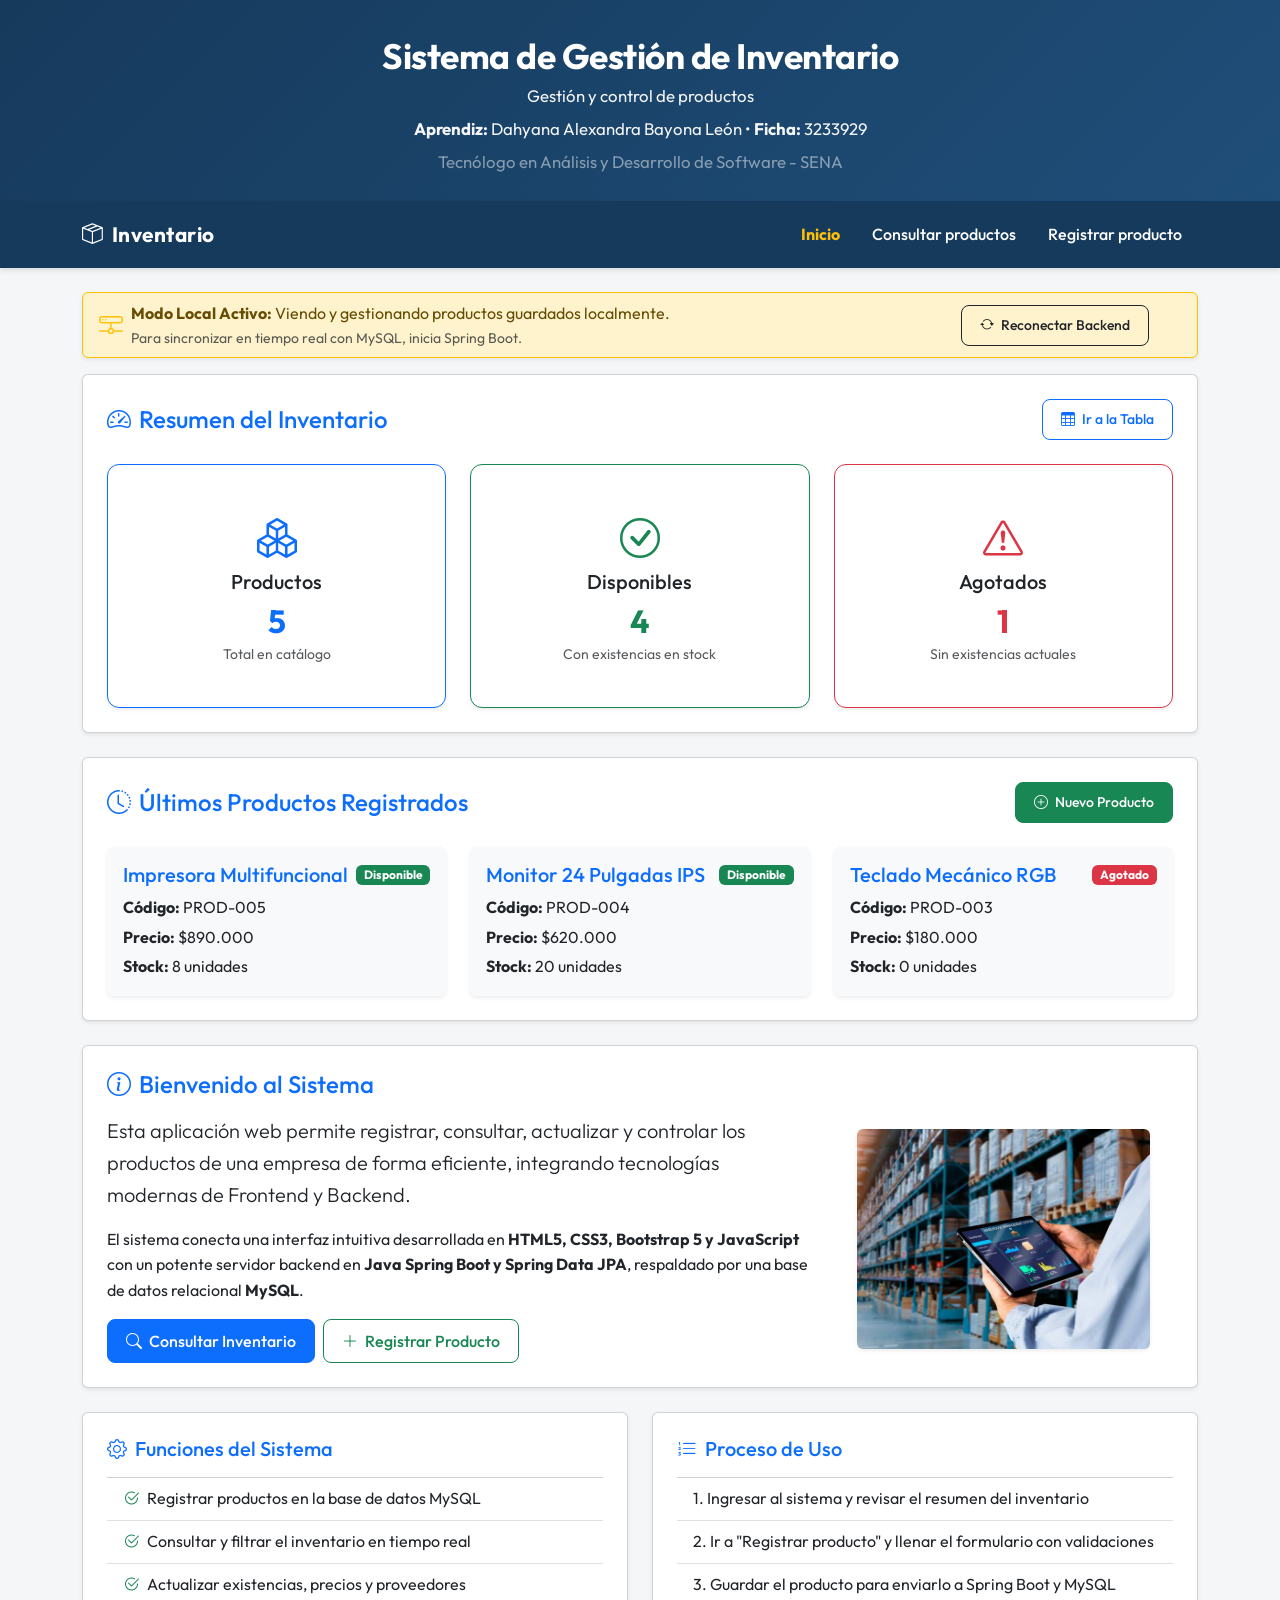
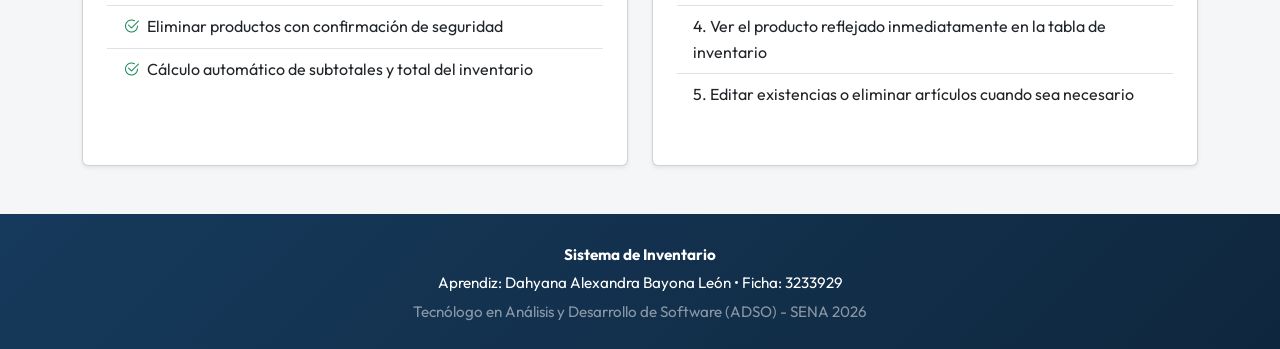
<file: sistema-inventario/src/main/resources/static/index.html>
<!DOCTYPE html>
<html lang="es">

<head>
    <meta charset="UTF-8">
    <meta name="viewport" content="width=device-width, initial-scale=1.0">
    <title>Sistema de Inventario - Inicio</title>

    <!-- Bootstrap 5 CSS -->
    <link href="https://cdn.jsdelivr.net/npm/bootstrap@5.3.8/dist/css/bootstrap.min.css" rel="stylesheet">
    <!-- Iconos Bootstrap -->
    <link rel="stylesheet" href="https://cdn.jsdelivr.net/npm/bootstrap-icons@1.11.3/font/bootstrap-icons.min.css">
    <!-- CSS propio -->
    <link rel="stylesheet" href="css/estilos.css">
</head>

<body>

<!-- ENCABEZADO -->
<header>
    <h1 id="titulo">Sistema de Gestión de Inventario</h1>
    <p class="mb-1">Gestión y control de productos</p>
    <p class="mb-1"><strong>Aprendiz:</strong> Dahyana Alexandra Bayona León &bull; <strong>Ficha:</strong> 3233929</p>
    <p class="mb-0 text-white-50">Tecnólogo en Análisis y Desarrollo de Software - SENA</p>
</header>

<!-- NAVBAR BOOTSTRAP RESPONSIVE -->
<nav class="navbar navbar-expand-lg bg-dark navbar-dark">
    <div class="container">
        <a class="navbar-brand fw-bold" href="index.html">
            <i class="bi bi-box-seam me-2"></i>Inventario
        </a>
        <button class="navbar-toggler" type="button" data-bs-toggle="collapse" data-bs-target="#navbarContenido" aria-controls="navbarContenido" aria-expanded="false" aria-label="Toggle navigation">
            <span class="navbar-toggler-icon"></span>
        </button>
        <div class="collapse navbar-collapse" id="navbarContenido">
            <ul class="navbar-nav ms-auto mb-2 mb-lg-0">
                <li class="nav-item">
                    <a class="nav-link active text-warning fw-bold" href="index.html">Inicio</a>
                </li>
                <li class="nav-item">
                    <a class="nav-link text-white" href="productos.html">Consultar productos</a>
                </li>
                <li class="nav-item">
                    <a class="nav-link text-white" href="registrar.html">Registrar producto</a>
                </li>
            </ul>
        </div>
    </div>
</nav>

<!-- CONTENIDO PRINCIPAL -->
<main class="container my-4">

    <!-- CONTENEDOR DE ALERTAS -->
    <div id="mensaje" class="mb-3"></div>

    <!-- RESUMEN DEL INVENTARIO (CLASES 4, 5 Y 6) -->
    <section class="card shadow-sm p-4 mb-4">
        <div class="d-flex justify-content-between align-items-center mb-4">
            <h2 class="h4 text-primary mb-0">
                <i class="bi bi-speedometer2 me-2"></i>Resumen del Inventario
            </h2>
            <a href="productos.html" class="btn btn-outline-primary btn-sm">
                <i class="bi bi-table me-1"></i> Ir a la Tabla
            </a>
        </div>

        <div class="row g-4">
            <!-- PRODUCTOS -->
            <div class="col-12 col-md-6 col-lg-4">
                <div class="card h-100 border-primary shadow-sm tarjeta">
                    <div class="card-body text-center">
                        <i class="bi bi-boxes fs-1 text-primary mb-2"></i>
                        <h3 class="card-title h5">Productos</h3>
                        <p class="display-5 fw-bold text-primary mb-0" id="cardTotalProductos">25</p>
                        <small class="text-muted">Total en catálogo</small>
                    </div>
                </div>
            </div>

            <!-- DISPONIBLES -->
            <div class="col-12 col-md-6 col-lg-4">
                <div class="card h-100 border-success shadow-sm tarjeta">
                    <div class="card-body text-center">
                        <i class="bi bi-check-circle fs-1 text-success mb-2"></i>
                        <h3 class="card-title h5">Disponibles</h3>
                        <p class="display-5 fw-bold text-success mb-0" id="cardDisponibles">20</p>
                        <small class="text-muted">Con existencias en stock</small>
                    </div>
                </div>
            </div>

            <!-- AGOTADOS -->
            <div class="col-12 col-md-6 col-lg-4">
                <div class="card h-100 border-danger shadow-sm tarjeta">
                    <div class="card-body text-center">
                        <i class="bi bi-exclamation-triangle fs-1 text-danger mb-2"></i>
                        <h3 class="card-title h5">Agotados</h3>
                        <p class="display-5 fw-bold text-danger mb-0" id="cardAgotados">5</p>
                        <small class="text-muted">Sin existencias actuales</small>
                    </div>
                </div>
            </div>
        </div>
    </section>

    <!-- ÚLTIMOS PRODUCTOS REGISTRADOS (RETO INTEGRADOR CLASE 5 Y 6) -->
    <section class="card shadow-sm p-4 mb-4">
        <div class="d-flex justify-content-between align-items-center mb-4">
            <h2 class="h4 text-primary mb-0">
                <i class="bi bi-clock-history me-2"></i>Últimos Productos Registrados
            </h2>
            <a href="registrar.html" class="btn btn-success btn-sm">
                <i class="bi bi-plus-circle me-1"></i> Nuevo Producto
            </a>
        </div>

        <div class="row g-4" id="ultimosProductosContainer">
            <!-- TARJETA 1: TECLADO -->
            <div class="col-12 col-md-6 col-lg-4">
                <div class="card h-100 shadow-sm border-0 bg-light">
                    <div class="card-body">
                        <div class="d-flex justify-content-between align-items-center mb-2">
                            <h3 class="card-title h5 text-primary mb-0">TECLADO</h3>
                            <span class="badge bg-success">Disponible</span>
                        </div>
                        <p class="mb-1"><strong>Código:</strong> P001</p>
                        <p class="mb-1"><strong>Precio:</strong> $120.000</p>
                        <p class="mb-0"><strong>Stock:</strong> 10 unidades</p>
                    </div>
                </div>
            </div>

            <!-- TARJETA 2: MOUSE -->
            <div class="col-12 col-md-6 col-lg-4">
                <div class="card h-100 shadow-sm border-0 bg-light">
                    <div class="card-body">
                        <div class="d-flex justify-content-between align-items-center mb-2">
                            <h3 class="card-title h5 text-primary mb-0">MOUSE</h3>
                            <span class="badge bg-success">Disponible</span>
                        </div>
                        <p class="mb-1"><strong>Código:</strong> P002</p>
                        <p class="mb-1"><strong>Precio:</strong> $85.000</p>
                        <p class="mb-0"><strong>Stock:</strong> 5 unidades</p>
                    </div>
                </div>
            </div>

            <!-- TARJETA 3: MONITOR -->
            <div class="col-12 col-md-6 col-lg-4">
                <div class="card h-100 shadow-sm border-0 bg-light">
                    <div class="card-body">
                        <div class="d-flex justify-content-between align-items-center mb-2">
                            <h3 class="card-title h5 text-primary mb-0">MONITOR</h3>
                            <span class="badge bg-success">Disponible</span>
                        </div>
                        <p class="mb-1"><strong>Código:</strong> P003</p>
                        <p class="mb-1"><strong>Precio:</strong> $850.000</p>
                        <p class="mb-0"><strong>Stock:</strong> 8 unidades</p>
                    </div>
                </div>
            </div>
        </div>
    </section>

    <!-- SECCIÓN BIENVENIDA -->
    <section class="card shadow-sm p-4 mb-4">
        <h2 class="h4 text-primary mb-3">
            <i class="bi bi-info-circle me-2"></i>Bienvenido al Sistema
        </h2>
        <div class="row align-items-center g-4">
            <div class="col-12 col-md-8">
                <p class="lead">
                    Esta aplicación web permite registrar, consultar, actualizar y controlar los productos de una empresa de forma eficiente, integrando tecnologías modernas de Frontend y Backend.
                </p>
                <p>
                    El sistema conecta una interfaz intuitiva desarrollada en <strong>HTML5, CSS3, Bootstrap 5 y JavaScript</strong> con un potente servidor backend en <strong>Java Spring Boot y Spring Data JPA</strong>, respaldado por una base de datos relacional <strong>MySQL</strong>.
                </p>
                <div class="d-flex gap-2 mt-3">
                    <a href="productos.html" class="btn btn-primary">
                        <i class="bi bi-search me-1"></i> Consultar Inventario
                    </a>
                    <a href="registrar.html" class="btn btn-outline-success">
                        <i class="bi bi-plus-lg me-1"></i> Registrar Producto
                    </a>
                </div>
            </div>
            <div class="col-12 col-md-4 text-center">
                <img src="img/inventario.jpg" alt="Sistema de Inventario" class="img-fluid rounded shadow-sm" style="max-height: 220px; object-fit: cover;">
            </div>
        </div>
    </section>

    <!-- FUNCIONES Y PROCESO DE USO (CLASE 2) -->
    <div class="row g-4 mb-4">
        <div class="col-12 col-md-6">
            <section class="card shadow-sm p-4 h-100">
                <h2 class="h5 text-primary mb-3">
                    <i class="bi bi-gear me-2"></i>Funciones del Sistema
                </h2>
                <ul class="list-group list-group-flush">
                    <li class="list-group-item"><i class="bi bi-check2-circle text-success me-2"></i>Registrar productos en la base de datos MySQL</li>
                    <li class="list-group-item"><i class="bi bi-check2-circle text-success me-2"></i>Consultar y filtrar el inventario en tiempo real</li>
                    <li class="list-group-item"><i class="bi bi-check2-circle text-success me-2"></i>Actualizar existencias, precios y proveedores</li>
                    <li class="list-group-item"><i class="bi bi-check2-circle text-success me-2"></i>Eliminar productos con confirmación de seguridad</li>
                    <li class="list-group-item"><i class="bi bi-check2-circle text-success me-2"></i>Cálculo automático de subtotales y total del inventario</li>
                </ul>
            </section>
        </div>
        <div class="col-12 col-md-6">
            <section class="card shadow-sm p-4 h-100">
                <h2 class="h5 text-primary mb-3">
                    <i class="bi bi-list-ol me-2"></i>Proceso de Uso
                </h2>
                <ol class="list-group list-group-numbered list-group-flush">
                    <li class="list-group-item">Ingresar al sistema y revisar el resumen del inventario</li>
                    <li class="list-group-item">Ir a "Registrar producto" y llenar el formulario con validaciones</li>
                    <li class="list-group-item">Guardar el producto para enviarlo a Spring Boot y MySQL</li>
                    <li class="list-group-item">Ver el producto reflejado inmediatamente en la tabla de inventario</li>
                    <li class="list-group-item">Editar existencias o eliminar artículos cuando sea necesario</li>
                </ol>
            </section>
        </div>
    </div>

</main>

<!-- FOOTER -->
<footer>
    <p class="mb-1 fw-bold">Sistema de Inventario</p>
    <p class="mb-1">Aprendiz: Dahyana Alexandra Bayona León &bull; Ficha: 3233929</p>
    <p class="mb-0 text-white-50">Tecnólogo en Análisis y Desarrollo de Software (ADSO) - SENA 2026</p>
</footer>

<!-- JavaScript de Bootstrap 5 -->
<script src="https://cdn.jsdelivr.net/npm/bootstrap@5.3.8/dist/js/bootstrap.bundle.min.js"></script>
<!-- JavaScript propio -->
<script src="js/app.js"></script>

</body>
</html>
</file>
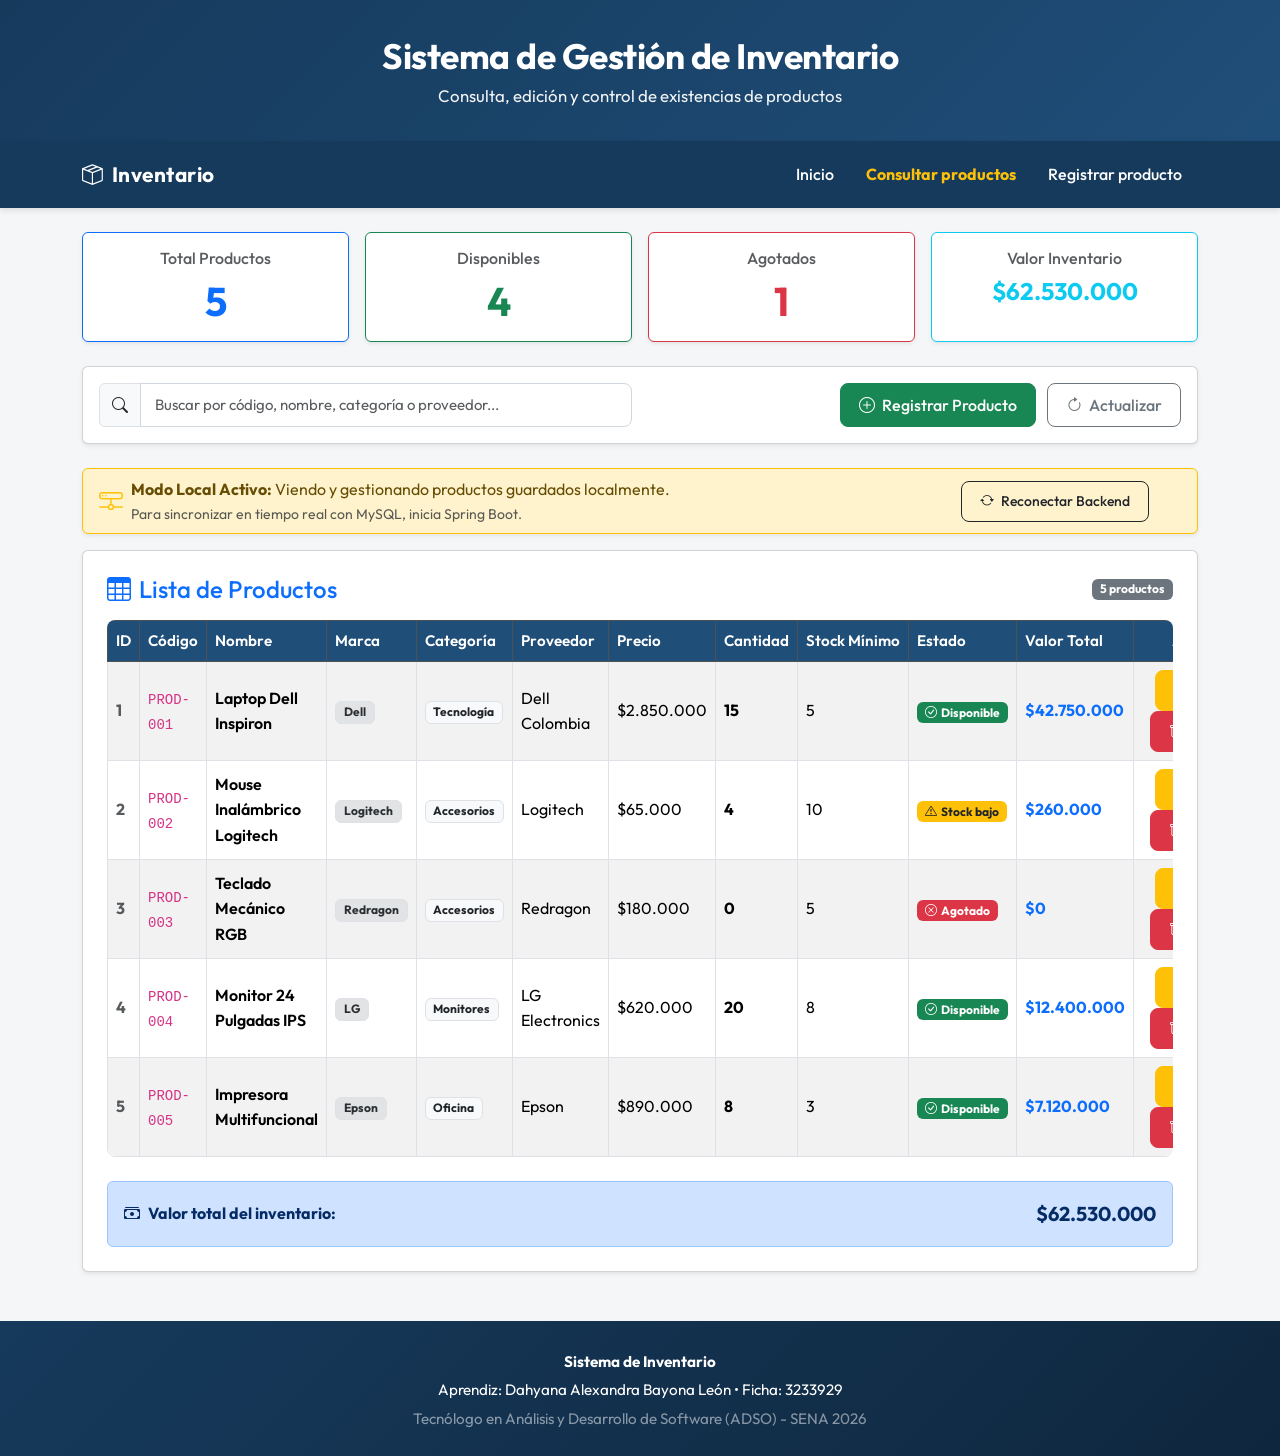
<file: sistema-inventario/src/main/resources/static/productos.html>
<!DOCTYPE html>
<html lang="es">

<head>
    <meta charset="UTF-8">
    <meta name="viewport" content="width=device-width, initial-scale=1.0">
    <title>Consultar Productos - Sistema de Inventario</title>

    <!-- Bootstrap 5 CSS -->
    <link href="https://cdn.jsdelivr.net/npm/bootstrap@5.3.8/dist/css/bootstrap.min.css" rel="stylesheet">
    <!-- Iconos Bootstrap -->
    <link rel="stylesheet" href="https://cdn.jsdelivr.net/npm/bootstrap-icons@1.11.3/font/bootstrap-icons.min.css">
    <!-- CSS propio -->
    <link rel="stylesheet" href="css/estilos.css">
</head>

<body>

<!-- ENCABEZADO -->
<header>
    <h1 id="titulo">Sistema de Gestión de Inventario</h1>
    <p>Consulta, edición y control de existencias de productos</p>
</header>

<!-- NAVBAR BOOTSTRAP RESPONSIVE -->
<nav class="navbar navbar-expand-lg bg-dark navbar-dark">
    <div class="container">
        <a class="navbar-brand fw-bold" href="index.html">
            <i class="bi bi-box-seam me-2"></i>Inventario
        </a>
        <button class="navbar-toggler" type="button" data-bs-toggle="collapse" data-bs-target="#navbarContenido" aria-controls="navbarContenido" aria-expanded="false" aria-label="Toggle navigation">
            <span class="navbar-toggler-icon"></span>
        </button>
        <div class="collapse navbar-collapse" id="navbarContenido">
            <ul class="navbar-nav ms-auto mb-2 mb-lg-0">
                <li class="nav-item">
                    <a class="nav-link text-white" href="index.html">Inicio</a>
                </li>
                <li class="nav-item">
                    <a class="nav-link active text-warning fw-bold" href="productos.html">Consultar productos</a>
                </li>
                <li class="nav-item">
                    <a class="nav-link text-white" href="registrar.html">Registrar producto</a>
                </li>
            </ul>
        </div>
    </div>
</nav>

<!-- CONTENIDO PRINCIPAL -->
<main class="container my-4">

    <!-- TARJETAS DE RESUMEN KPI -->
    <div class="row g-3 mb-4">
        <div class="col-12 col-sm-6 col-lg-3">
            <div class="card text-center border-primary shadow-sm h-100">
                <div class="card-body">
                    <h6 class="card-title text-muted">Total Productos</h6>
                    <p class="display-6 fw-bold text-primary mb-0" id="kpiTotalProductos">0</p>
                </div>
            </div>
        </div>
        <div class="col-12 col-sm-6 col-lg-3">
            <div class="card text-center border-success shadow-sm h-100">
                <div class="card-body">
                    <h6 class="card-title text-muted">Disponibles</h6>
                    <p class="display-6 fw-bold text-success mb-0" id="kpiDisponibles">0</p>
                </div>
            </div>
        </div>
        <div class="col-12 col-sm-6 col-lg-3">
            <div class="card text-center border-danger shadow-sm h-100">
                <div class="card-body">
                    <h6 class="card-title text-muted">Agotados</h6>
                    <p class="display-6 fw-bold text-danger mb-0" id="kpiAgotados">0</p>
                </div>
            </div>
        </div>
        <div class="col-12 col-sm-6 col-lg-3">
            <div class="card text-center border-info shadow-sm h-100">
                <div class="card-body">
                    <h6 class="card-title text-muted">Valor Inventario</h6>
                    <p class="h4 fw-bold text-info mt-2 mb-0" id="kpiValorInventario">$0</p>
                </div>
            </div>
        </div>
    </div>

    <!-- ÁREA DE ACCIÓN Y BÚSQUEDA -->
    <div class="card shadow-sm mb-4">
        <div class="card-body">
            <div class="row align-items-center g-3">
                <div class="col-12 col-md-6">
                    <div class="input-group">
                        <span class="input-group-text bg-light"><i class="bi bi-search"></i></span>
                        <input type="text" id="buscadorProductos" class="form-control" placeholder="Buscar por código, nombre, categoría o proveedor...">
                    </div>
                </div>
                <div class="col-12 col-md-6 text-md-end">
                    <a href="registrar.html" class="btn btn-success me-2">
                        <i class="bi bi-plus-circle me-1"></i> Registrar Producto
                    </a>
                    <button class="btn btn-outline-secondary" onclick="cargarProductos()">
                        <i class="bi bi-arrow-clockwise me-1"></i> Actualizar
                    </button>
                </div>
            </div>
        </div>
    </div>

    <!-- MENSAJE DE ESTADO -->
    <div id="mensaje" class="mb-3"></div>

    <!-- TABLA DE PRODUCTOS -->
    <section class="card shadow-sm p-4">
        <div class="d-flex justify-content-between align-items-center mb-3">
            <h2 class="h4 mb-0 text-primary">
                <i class="bi bi-table me-2"></i>Lista de Productos
            </h2>
            <span class="badge bg-secondary" id="contadorProductosBadge">0 productos</span>
        </div>

        <div class="table-responsive">
            <table class="table table-striped table-hover table-bordered align-middle mb-0">
                <thead class="table-dark">
                    <tr>
                        <th>ID</th>
                        <th>Código</th>
                        <th>Nombre</th>
                        <th>Marca</th>
                        <th>Categoría</th>
                        <th>Proveedor</th>
                        <th>Precio</th>
                        <th>Cantidad</th>
                        <th>Stock Mínimo</th>
                        <th>Estado</th>
                        <th>Valor Total</th>
                        <th class="text-center" style="min-width: 140px;">Acciones</th>
                    </tr>
                </thead>
                <tbody id="tablaProductos">
                    <!-- Filas generadas dinámicamente por JavaScript -->
                </tbody>
            </table>
        </div>

        <!-- TOTAL GENERAL (RETO 5 DE LA GUÍA) -->
        <div id="totalInventario" class="alert alert-primary mt-4 mb-0 fw-bold d-flex justify-content-between align-items-center">
            <span><i class="bi bi-cash-stack me-2"></i>Valor total del inventario:</span>
            <span class="fs-5" id="valorTotalTexto">$0</span>
        </div>
    </section>

</main>

<!-- MODAL PARA EDITAR PRODUCTO (CLASE 20: MODIFICAR PRODUCTO) -->
<div class="modal fade" id="modalEditarProducto" tabindex="-1" aria-labelledby="modalEditarTitulo" aria-hidden="true">
    <div class="modal-dialog modal-lg">
        <div class="modal-content">
            <div class="modal-header bg-primary text-white">
                <h5 class="modal-title" id="modalEditarTitulo">
                    <i class="bi bi-pencil-square me-2"></i>Modificar Producto
                </h5>
                <button type="button" class="btn-close btn-close-white" data-bs-dismiss="modal" aria-label="Cerrar"></button>
            </div>
            <form id="formEditarModal">
                <div class="modal-body">
                    <input type="hidden" id="editModalId">
                    <div class="row g-3">
                        <div class="col-md-6">
                            <label for="editModalCodigo" class="form-label fw-bold">Código</label>
                            <input type="text" class="form-control" id="editModalCodigo" required>
                        </div>
                        <div class="col-md-6">
                            <label for="editModalNombre" class="form-label fw-bold">Nombre del Producto</label>
                            <input type="text" class="form-control" id="editModalNombre" required>
                        </div>
                        <div class="col-md-6">
                            <label for="editModalMarca" class="form-label fw-bold">Marca</label>
                            <input type="text" class="form-control" id="editModalMarca" placeholder="Ejemplo: Logitech, HP, Dell" required>
                        </div>
                        <div class="col-md-6">
                            <label for="editModalCategoria" class="form-label fw-bold">Categoría</label>
                            <select class="form-select" id="editModalCategoria" required>
                                <option value="">Seleccione una categoría</option>
                                <option value="Tecnología">Tecnología</option>
                                <option value="Papelería">Papelería</option>
                                <option value="Accesorios">Accesorios</option>
                                <option value="Otros">Otros</option>
                            </select>
                        </div>
                        <div class="col-md-6">
                            <label for="editModalProveedor" class="form-label fw-bold">Proveedor</label>
                            <input type="text" class="form-control" id="editModalProveedor" placeholder="Ejemplo: Tecno SAS">
                        </div>
                        <div class="col-md-4">
                            <label for="editModalPrecio" class="form-label fw-bold">Precio ($)</label>
                            <input type="number" class="form-control" id="editModalPrecio" min="0" step="0.01" required>
                        </div>
                        <div class="col-md-4">
                            <label for="editModalCantidad" class="form-label fw-bold">Cantidad</label>
                            <input type="number" class="form-control" id="editModalCantidad" min="0" required>
                        </div>
                        <div class="col-md-4">
                            <label for="editModalStockMinimo" class="form-label fw-bold">Stock Mínimo</label>
                            <input type="number" class="form-control" id="editModalStockMinimo" min="0" required>
                        </div>
                    </div>
                </div>
                <div class="modal-footer">
                    <button type="button" class="btn btn-secondary" data-bs-dismiss="modal">Cancelar</button>
                    <button type="submit" class="btn btn-primary">
                        <i class="bi bi-check-circle me-1"></i> Guardar Cambios
                    </button>
                </div>
            </form>
        </div>
    </div>
</div>

<!-- FOOTER -->
<footer>
    <p class="mb-1 fw-bold">Sistema de Inventario</p>
    <p class="mb-1">Aprendiz: Dahyana Alexandra Bayona León &bull; Ficha: 3233929</p>
    <p class="mb-0 text-white-50">Tecnólogo en Análisis y Desarrollo de Software (ADSO) - SENA 2026</p>
</footer>

<!-- JavaScript de Bootstrap 5 -->
<script src="https://cdn.jsdelivr.net/npm/bootstrap@5.3.8/dist/js/bootstrap.bundle.min.js"></script>
<!-- JavaScript de la aplicación -->
<script src="js/app.js"></script>

</body>
</html>
</file>
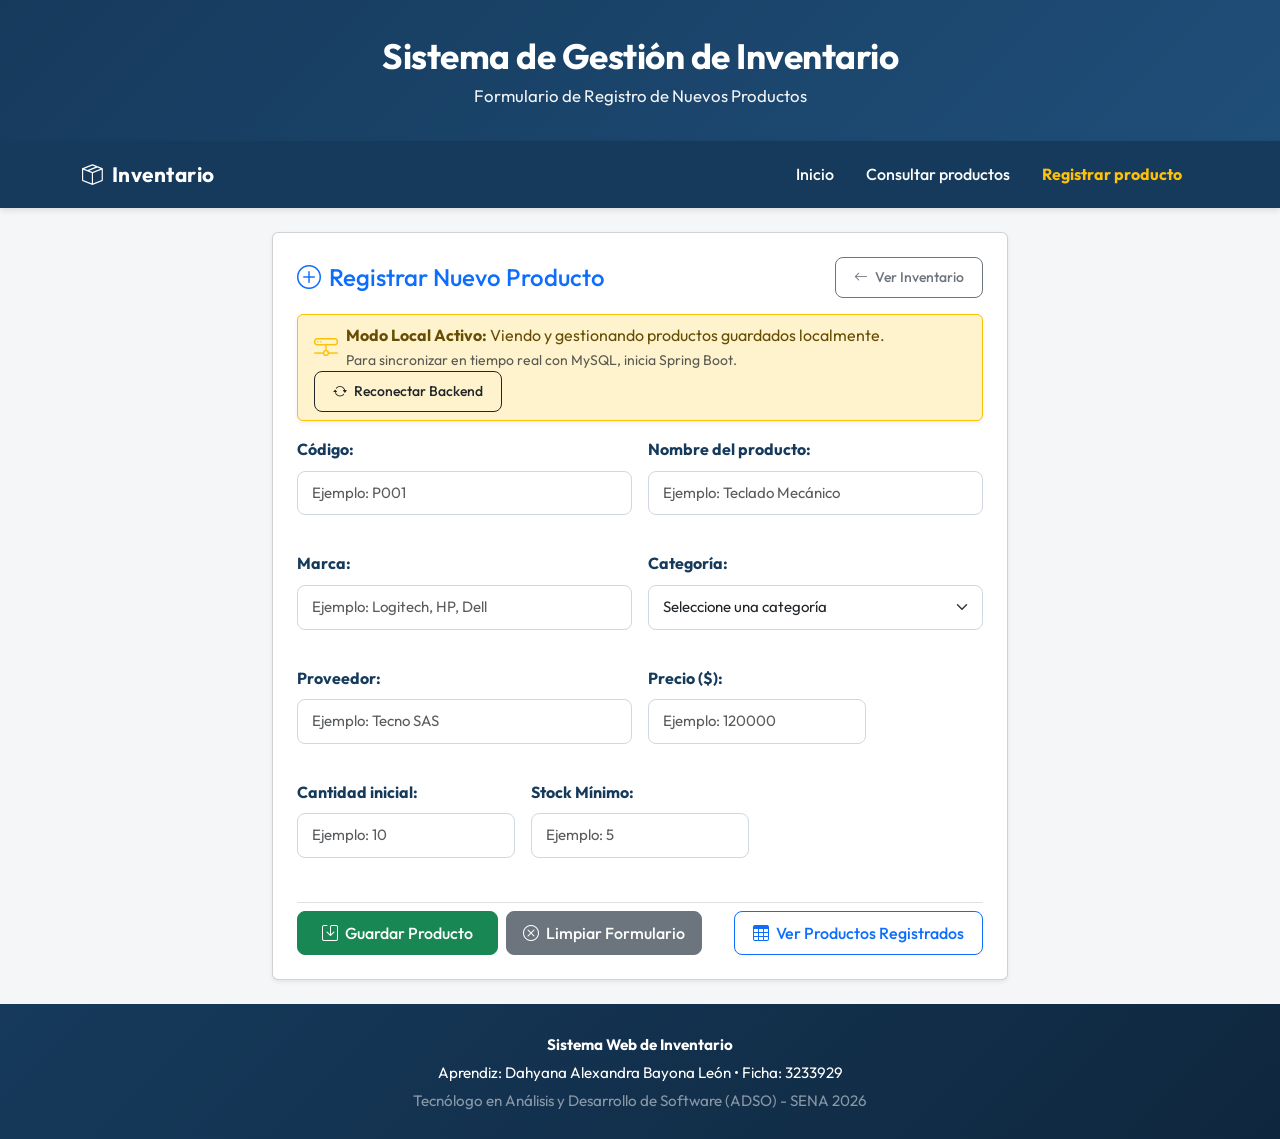
<file: sistema-inventario/src/main/resources/static/registrar.html>
<!DOCTYPE html>
<html lang="es">

<head>
    <meta charset="UTF-8">
    <meta name="viewport" content="width=device-width, initial-scale=1.0">
    <title>Registrar Producto - Sistema de Inventario</title>

    <!-- Bootstrap 5 CSS -->
    <link href="https://cdn.jsdelivr.net/npm/bootstrap@5.3.8/dist/css/bootstrap.min.css" rel="stylesheet">
    <!-- Iconos Bootstrap -->
    <link rel="stylesheet" href="https://cdn.jsdelivr.net/npm/bootstrap-icons@1.11.3/font/bootstrap-icons.min.css">
    <!-- CSS propio -->
    <link rel="stylesheet" href="css/estilos.css">
</head>

<body>

<!-- ENCABEZADO -->
<header>
    <h1 id="titulo">Sistema de Gestión de Inventario</h1>
    <p>Formulario de Registro de Nuevos Productos</p>
</header>

<!-- NAVBAR BOOTSTRAP RESPONSIVE -->
<nav class="navbar navbar-expand-lg bg-dark navbar-dark">
    <div class="container">
        <a class="navbar-brand fw-bold" href="index.html">
            <i class="bi bi-box-seam me-2"></i>Inventario
        </a>
        <button class="navbar-toggler" type="button" data-bs-toggle="collapse" data-bs-target="#navbarContenido" aria-controls="navbarContenido" aria-expanded="false" aria-label="Toggle navigation">
            <span class="navbar-toggler-icon"></span>
        </button>
        <div class="collapse navbar-collapse" id="navbarContenido">
            <ul class="navbar-nav ms-auto mb-2 mb-lg-0">
                <li class="nav-item">
                    <a class="nav-link text-white" href="index.html">Inicio</a>
                </li>
                <li class="nav-item">
                    <a class="nav-link text-white" href="productos.html">Consultar productos</a>
                </li>
                <li class="nav-item">
                    <a class="nav-link active text-warning fw-bold" href="registrar.html">Registrar producto</a>
                </li>
            </ul>
        </div>
    </div>
</nav>

<!-- CONTENIDO PRINCIPAL -->
<main class="container my-4">

    <div class="row justify-content-center">
        <div class="col-12 col-lg-8">

            <div class="card shadow-sm p-4">
                <div class="d-flex justify-content-between align-items-center mb-3">
                    <h2 class="h4 text-primary mb-0">
                        <i class="bi bi-plus-circle me-2"></i>Registrar Nuevo Producto
                    </h2>
                    <a href="productos.html" class="btn btn-outline-secondary btn-sm">
                        <i class="bi bi-arrow-left me-1"></i> Ver Inventario
                    </a>
                </div>

                <!-- CONTENEDOR DE ALERTAS -->
                <div id="mensaje"></div>

                <!-- FORMULARIO -->
                <form id="formProducto" novalidate>
                    <div class="row g-3">

                        <!-- CÓDIGO -->
                        <div class="col-md-6 campo">
                            <label for="codigo" class="form-label fw-bold">Código:</label>
                            <input type="text" class="form-control" id="codigo" name="codigo" placeholder="Ejemplo: P001" required>
                        </div>

                        <!-- NOMBRE -->
                        <div class="col-md-6 campo">
                            <label for="nombre" class="form-label fw-bold">Nombre del producto:</label>
                            <input type="text" class="form-control" id="nombre" name="nombre" placeholder="Ejemplo: Teclado Mecánico" required>
                        </div>

                        <!-- MARCA (TALLER EVALUATIVO) -->
                        <div class="col-md-6 campo">
                            <label for="marca" class="form-label fw-bold">Marca:</label>
                            <input type="text" class="form-control" id="marca" name="marca" placeholder="Ejemplo: Logitech, HP, Dell" required>
                        </div>

                        <!-- CATEGORÍA -->
                        <div class="col-md-6 campo">
                            <label for="categoria" class="form-label fw-bold">Categoría:</label>
                            <select class="form-select" id="categoria" name="categoria" required>
                                <option value="">Seleccione una categoría</option>
                                <option value="Tecnología">Tecnología</option>
                                <option value="Papelería">Papelería</option>
                                <option value="Accesorios">Accesorios</option>
                                <option value="Otros">Otros</option>
                            </select>
                        </div>

                        <!-- PROVEEDOR (RETO INTEGRADOR) -->
                        <div class="col-md-6 campo">
                            <label for="proveedor" class="form-label fw-bold">Proveedor:</label>
                            <input type="text" class="form-control" id="proveedor" name="proveedor" placeholder="Ejemplo: Tecno SAS" required>
                        </div>

                        <!-- PRECIO -->
                        <div class="col-md-4 campo">
                            <label for="precio" class="form-label fw-bold">Precio ($):</label>
                            <input type="number" class="form-control" id="precio" name="precio" placeholder="Ejemplo: 120000" min="0" step="0.01" required>
                        </div>

                        <!-- CANTIDAD -->
                        <div class="col-md-4 campo">
                            <label for="cantidad" class="form-label fw-bold">Cantidad inicial:</label>
                            <input type="number" class="form-control" id="cantidad" name="cantidad" placeholder="Ejemplo: 10" min="0" required>
                        </div>

                        <!-- STOCK MÍNIMO (RETO INTEGRADOR) -->
                        <div class="col-md-4 campo">
                            <label for="stockMinimo" class="form-label fw-bold">Stock Mínimo:</label>
                            <input type="number" class="form-control" id="stockMinimo" name="stockMinimo" placeholder="Ejemplo: 5" min="0" required>
                        </div>

                    </div>

                    <!-- BOTONES -->
                    <div class="mt-4 pt-2 border-top d-flex gap-2">
                        <button type="submit" class="btn btn-success px-4" id="btnSubmitForm">
                            <i class="bi bi-save me-1"></i> Guardar Producto
                        </button>
                        <button type="reset" class="btn btn-secondary px-3" id="btnResetForm">
                            <i class="bi bi-x-circle me-1"></i> Limpiar Formulario
                        </button>
                        <a href="productos.html" class="btn btn-outline-primary ms-auto">
                            <i class="bi bi-table me-1"></i> Ver Productos Registrados
                        </a>
                    </div>
                </form>

            </div>

        </div>
    </div>

</main>

<!-- FOOTER -->
<footer>
    <p class="mb-1 fw-bold">Sistema Web de Inventario</p>
    <p class="mb-1">Aprendiz: Dahyana Alexandra Bayona León &bull; Ficha: 3233929</p>
    <p class="mb-0 text-white-50">Tecnólogo en Análisis y Desarrollo de Software (ADSO) - SENA 2026</p>
</footer>

<!-- JavaScript de Bootstrap 5 -->
<script src="https://cdn.jsdelivr.net/npm/bootstrap@5.3.8/dist/js/bootstrap.bundle.min.js"></script>
<!-- JavaScript propio -->
<script src="js/app.js"></script>

</body>
</html>
</file>
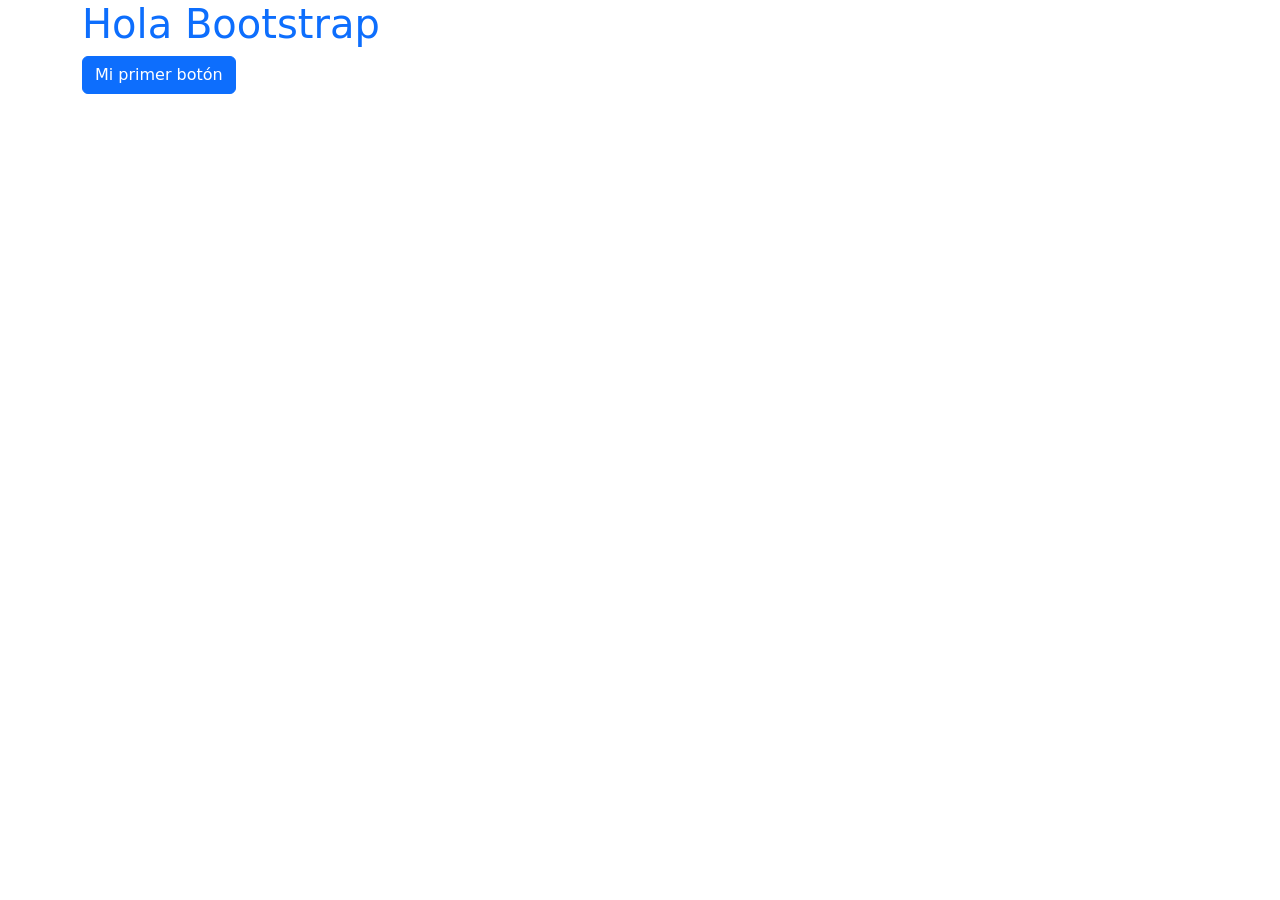
<file: sistema-inventario/src/main/resources/static/css/prueba-bootstrap.html>
<!DOCTYPE html>
<html lang="es">

<head>

    <meta charset="UTF-8">

    <meta
        name="viewport"
        content="width=device-width, initial-scale=1.0"
    >

    <title>
        Prueba Bootstrap
    </title>

    <link
        href="https://cdn.jsdelivr.net/npm/bootstrap@5.3.8/dist/css/bootstrap.min.css"
        rel="stylesheet"
    >

</head>

<body>

    <div class="container">

        <h1 class="text-primary">
            Hola Bootstrap
        </h1>

        <button class="btn btn-primary">
            Mi primer botón
        </button>

    </div>

    <script
        src="https://cdn.jsdelivr.net/npm/bootstrap@5.3.8/dist/js/bootstrap.bundle.min.js">
    </script>

</body>

</html>
</file>
<file: sistema-inventario/src/main/resources/static/css/estilos.css>
/* ==========================================================================
   SISTEMA DE GESTIÓN DE INVENTARIOS - SENA
   Hoja de Estilos CSS Personalizada (Clases 4, 5 y 6)
   ========================================================================== */

@import url('https://fonts.googleapis.com/css2?family=Outfit:wght@300;400;500;600;700&family=Inter:wght@400;500;600&display=swap');

/* ================================
   1. VARIABLES Y CONFIGURACIÓN GENERAL
   ================================ */
:root {
    --primary-color: #1f4e79;
    --primary-dark: #163a5c;
    --primary-light: #2c6aa3;
    --accent-color: #0d6efd;
    --success-color: #198754;
    --warning-color: #ffc107;
    --danger-color: #dc3545;
    --bg-color: #f4f6f8;
    --text-color: #2b3035;
    --card-shadow: 0 4px 12px rgba(0, 0, 0, 0.08);
    --hover-shadow: 0 8px 24px rgba(31, 78, 121, 0.15);
    --transition: all 0.25s ease-in-out;
}

* {
    box-sizing: border-box;
}

body {
    margin: 0;
    font-family: 'Outfit', 'Inter', -apple-system, BlinkMacSystemFont, "Segoe UI", Roboto, sans-serif;
    background-color: var(--bg-color);
    color: var(--text-color);
    line-height: 1.6;
    display: flex;
    flex-direction: column;
    min-height: 100vh;
}

/* ================================
   2. ENCABEZADO INSTITUCIONAL
   ================================ */
header {
    background: linear-gradient(135deg, var(--primary-dark) 0%, var(--primary-color) 100%);
    color: white;
    text-align: center;
    padding: 35px 20px 25px;
    box-shadow: 0 2px 10px rgba(0, 0, 0, 0.15);
}

header h1 {
    margin: 0;
    font-size: 2.2rem;
    font-weight: 700;
    letter-spacing: -0.5px;
}

header p {
    margin: 6px 0;
    font-size: 1.05rem;
    opacity: 0.95;
}

/* ================================
   3. BARRA DE NAVEGACIÓN
   ================================ */
nav.navbar {
    background-color: var(--primary-dark) !important;
    padding: 12px 0;
    box-shadow: 0 2px 6px rgba(0, 0, 0, 0.12);
}

nav .navbar-brand {
    font-size: 1.3rem;
    letter-spacing: 0.5px;
}

nav .nav-link {
    font-weight: 500;
    padding: 8px 16px !important;
    border-radius: 6px;
    transition: var(--transition);
}

nav .nav-link:hover {
    background-color: rgba(255, 255, 255, 0.1);
    color: #ffd166 !important;
}

/* ================================
   4. CONTENIDO PRINCIPAL
   =============================== */
main {
    flex: 1;
    width: 92%;
    max-width: 1280px;
    margin: 30px auto;
}

section {
    background-color: white;
    padding: 28px;
    margin-bottom: 25px;
    border-radius: 12px;
    box-shadow: var(--card-shadow);
    transition: var(--transition);
}

h2 {
    color: var(--primary-color);
    font-weight: 600;
}

/* ================================
   5. TARJETAS DE RESUMEN (FLEXBOX)
   ================================ */
.contenedor-tarjetas {
    display: flex;
    gap: 20px;
    justify-content: center;
    flex-wrap: wrap;
}

.tarjeta {
    flex: 1 1 250px;
    max-width: 350px;
    min-width: 200px;
    background-color: white;
    padding: 25px;
    border-radius: 12px;
    text-align: center;
    box-shadow: var(--card-shadow);
    transition: var(--transition);
}

.tarjeta:hover,
.card:hover {
    box-shadow: var(--hover-shadow);
    transform: translateY(-2px);
}

.tarjeta h3 {
    margin-top: 0;
    font-size: 1.25rem;
}

.tarjeta p {
    font-size: 32px;
    font-weight: 700;
    margin-bottom: 0;
}

/* ================================
   6. FORMULARIO Y CAMPOS
   ================================ */
.formulario {
    max-width: 750px;
    margin: 0 auto;
}

.campo {
    margin-bottom: 20px;
}

.campo label {
    display: block;
    margin-bottom: 8px;
    font-weight: 600;
    color: var(--primary-dark);
}

.campo input,
.campo select,
.form-control,
.form-select {
    width: 100%;
    padding: 10px 14px;
    border: 1.5px solid #d0d7de;
    border-radius: 8px;
    font-size: 15px;
    transition: var(--transition);
}

.campo input:focus,
.campo select:focus,
.form-control:focus,
.form-select:focus {
    outline: none;
    border-color: var(--primary-color);
    box-shadow: 0 0 0 3px rgba(31, 78, 121, 0.2);
}

/* ================================
   7. BOTONES
   ================================ */
.btn {
    border-radius: 8px;
    font-weight: 500;
    padding: 9px 18px;
    transition: var(--transition);
}

.btn:hover {
    transform: translateY(-1px);
    box-shadow: 0 3px 8px rgba(0, 0, 0, 0.15);
}

.btn-guardar {
    background-color: var(--success-color);
    color: white;
}

.btn-limpiar {
    background-color: #6c757d;
    color: white;
}

/* ================================
   8. TABLA RESPONSIVE
   ================================ */
.contenedor-tabla,
.table-responsive {
    width: 100%;
    overflow-x: auto;
    border-radius: 8px;
}

table {
    width: 100%;
    border-collapse: collapse;
    background-color: white;
}

th {
    background-color: var(--primary-color) !important;
    color: white !important;
    padding: 14px 12px;
    text-align: left;
    font-weight: 600;
    font-size: 0.95rem;
    white-space: nowrap;
}

td {
    padding: 12px;
    border-bottom: 1px solid #e9ecef;
    vertical-align: middle;
}

tbody tr {
    transition: background-color 0.15s ease;
}

tbody tr:hover {
    background-color: #f1f6fa !important;
}

/* ================================
   9. PIE DE PÁGINA (FOOTER)
   ================================ */
footer {
    background: linear-gradient(135deg, var(--primary-dark) 0%, #0f273e 100%);
    color: white;
    text-align: center;
    padding: 25px 20px;
    margin-top: auto;
}

footer p {
    margin: 4px 0;
    font-size: 0.95rem;
}

/* ================================
   10. MEDIA QUERIES - TABLETS (<= 768px)
   (Cumplimiento Clase 5, pág. 64-67)
   ================================ */
@media (max-width: 768px) {
    header h1 {
        font-size: 1.8rem;
    }

    main {
        width: 95%;
        margin: 20px auto;
    }

    .contenedor-tarjetas {
        flex-direction: column;
        align-items: center;
    }

    .tarjeta {
        width: 100%;
        max-width: 100%;
    }

    .btn {
        width: 100%;
        margin: 5px 0;
    }
}

/* ================================
   11. RETO EXTRA - MÓVILES (<= 600px)
   (Cumplimiento Clase 5, pág. 69)
   ================================ */
@media (max-width: 600px) {
    .tarjeta {
        width: 100%;
    }

    .btn {
        width: 100%;
        margin-bottom: 10px;
    }

    .table-responsive {
        overflow-x: auto;
    }
}
</file>
